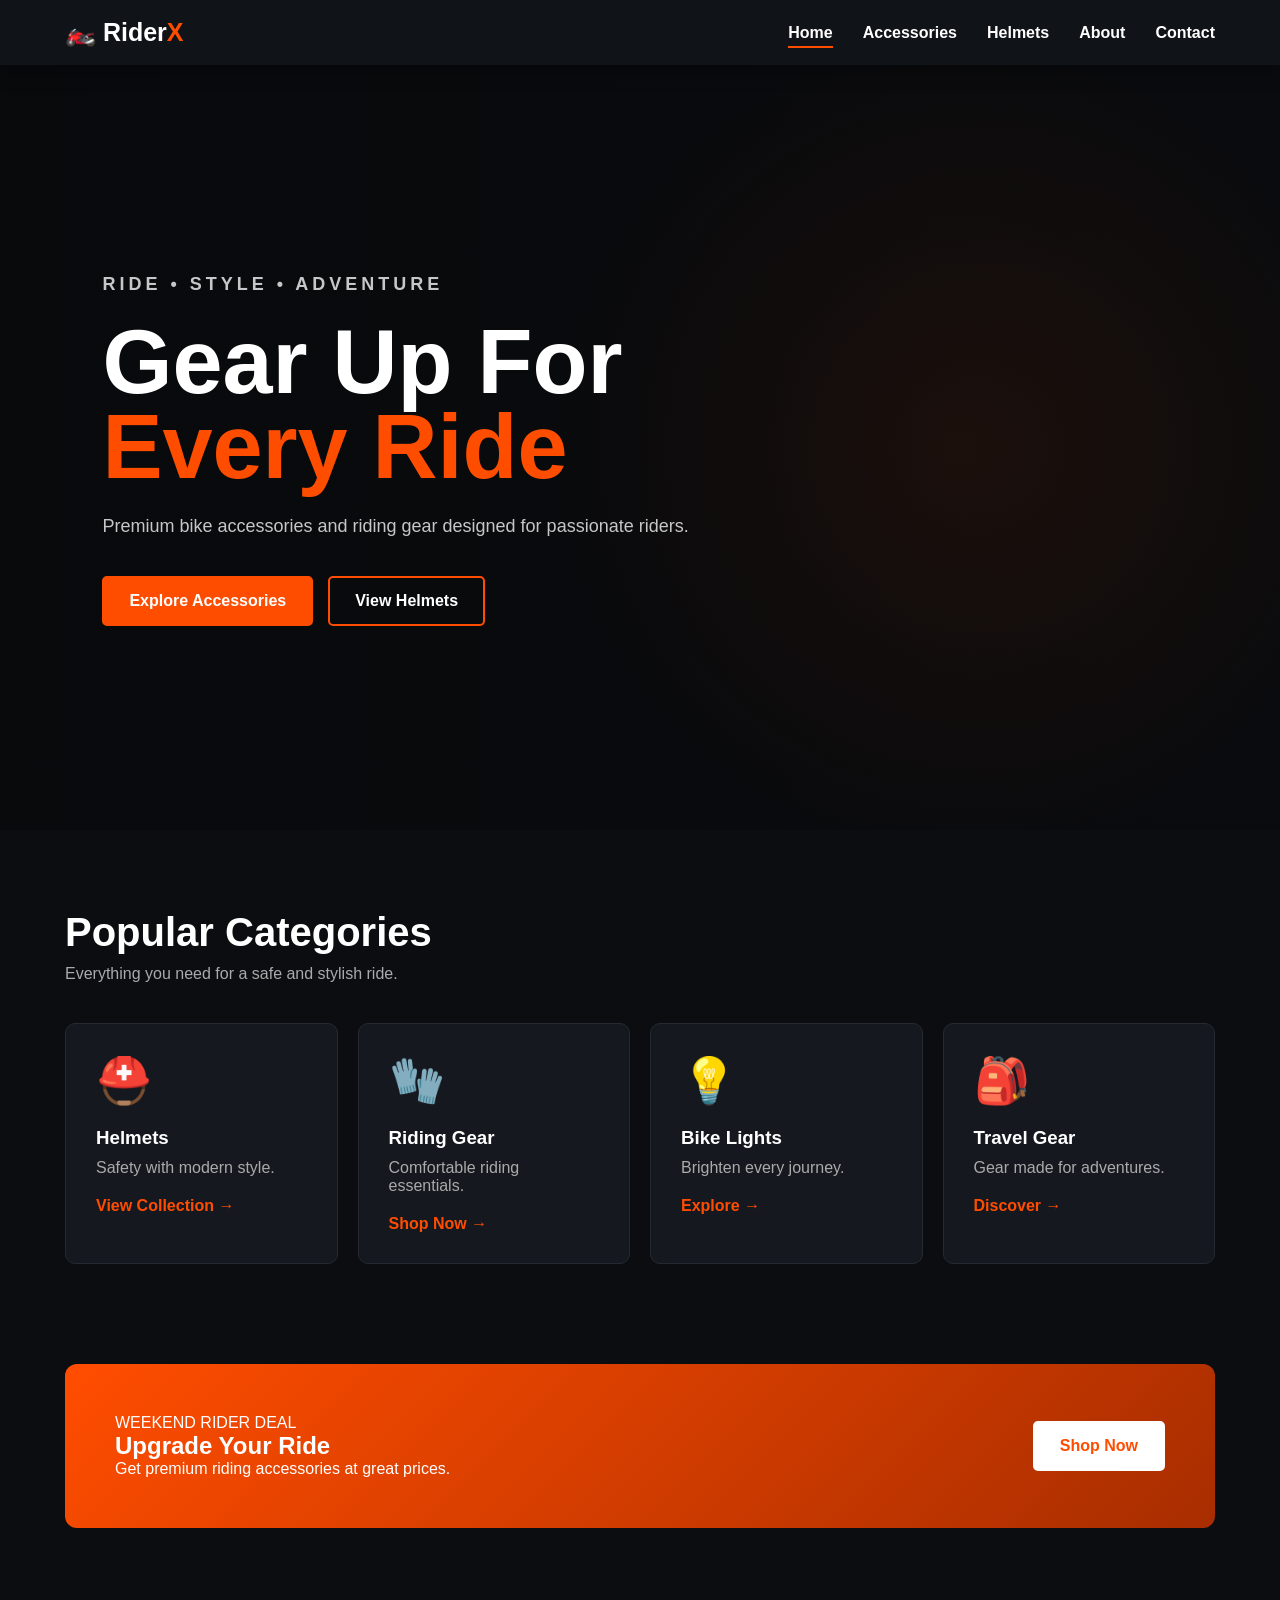
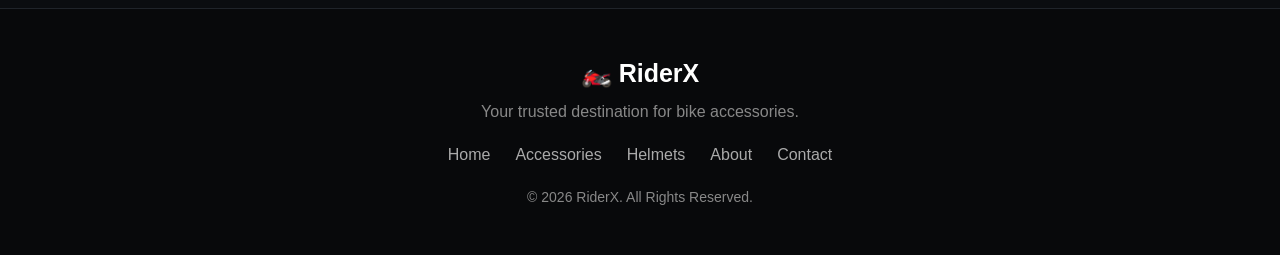
<file: index.html>
<!DOCTYPE html>
<html lang="en">
<head>
    <meta charset="UTF-8">
    <meta name="viewport" content="width=device-width, initial-scale=1.0">
    <title>RiderX - Bike Accessories</title>
    <link rel="stylesheet" href="css.css">
</head>

<body>

<header>
    <nav class="navbar">

        <div class="logo">
            🏍️ Rider<span>X</span>
        </div>

        <button class="menu-toggle" onclick="toggleMenu()">☰</button>

        <ul class="nav-links" id="navLinks">
            <li><a class="active" href="index.html">Home</a></li>
            <li><a href="accessories.html">Accessories</a></li>
            <li><a href="helmets.html">Helmets</a></li>
            <li><a href="about.html">About</a></li>
            <li><a href="contact.html">Contact</a></li>
        </ul>

    </nav>
</header>


<section class="hero">

    <div class="hero-content">

        <p class="small-title">RIDE • STYLE • ADVENTURE</p>

        <h1>
            Gear Up For<br>
            <span>Every Ride</span>
        </h1>

        <p>
            Premium bike accessories and riding gear
            designed for passionate riders.
        </p>

        <div class="hero-buttons">
            <a href="accessories.html" class="btn">Explore Accessories</a>
            <a href="helmets.html" class="btn btn-outline">View Helmets</a>
        </div>

    </div>

</section>


<section class="section">

    <h2>Popular Categories</h2>

    <p class="section-text">
        Everything you need for a safe and stylish ride.
    </p>

    <div class="category-grid">

        <div class="category-card">
            <div class="category-icon">⛑️</div>
            <h3>Helmets</h3>
            <p>Safety with modern style.</p>
            <a href="helmets.html">View Collection →</a>
        </div>

        <div class="category-card">
            <div class="category-icon">🧤</div>
            <h3>Riding Gear</h3>
            <p>Comfortable riding essentials.</p>
            <a href="accessories.html">Shop Now →</a>
        </div>

        <div class="category-card">
            <div class="category-icon">💡</div>
            <h3>Bike Lights</h3>
            <p>Brighten every journey.</p>
            <a href="accessories.html">Explore →</a>
        </div>

        <div class="category-card">
            <div class="category-icon">🎒</div>
            <h3>Travel Gear</h3>
            <p>Gear made for adventures.</p>
            <a href="accessories.html">Discover →</a>
        </div>

    </div>

</section>


<section class="promo">

    <div>
        <p>WEEKEND RIDER DEAL</p>
        <h2>Upgrade Your Ride</h2>
        <p>Get premium riding accessories at great prices.</p>
    </div>

    <a href="accessories.html" class="btn">Shop Now</a>

</section>


<footer>

    <div class="footer-logo">🏍️ RiderX</div>

    <p>
        Your trusted destination for bike accessories.
    </p>

    <div class="footer-links">
        <a href="index.html">Home</a>
        <a href="accessories.html">Accessories</a>
        <a href="helmets.html">Helmets</a>
        <a href="about.html">About</a>
        <a href="contact.html">Contact</a>
    </div>

    <p class="copyright">
        © 2026 RiderX. All Rights Reserved.
    </p>

</footer>

<script src="js.js"></script>

</body>
</html>
</file>
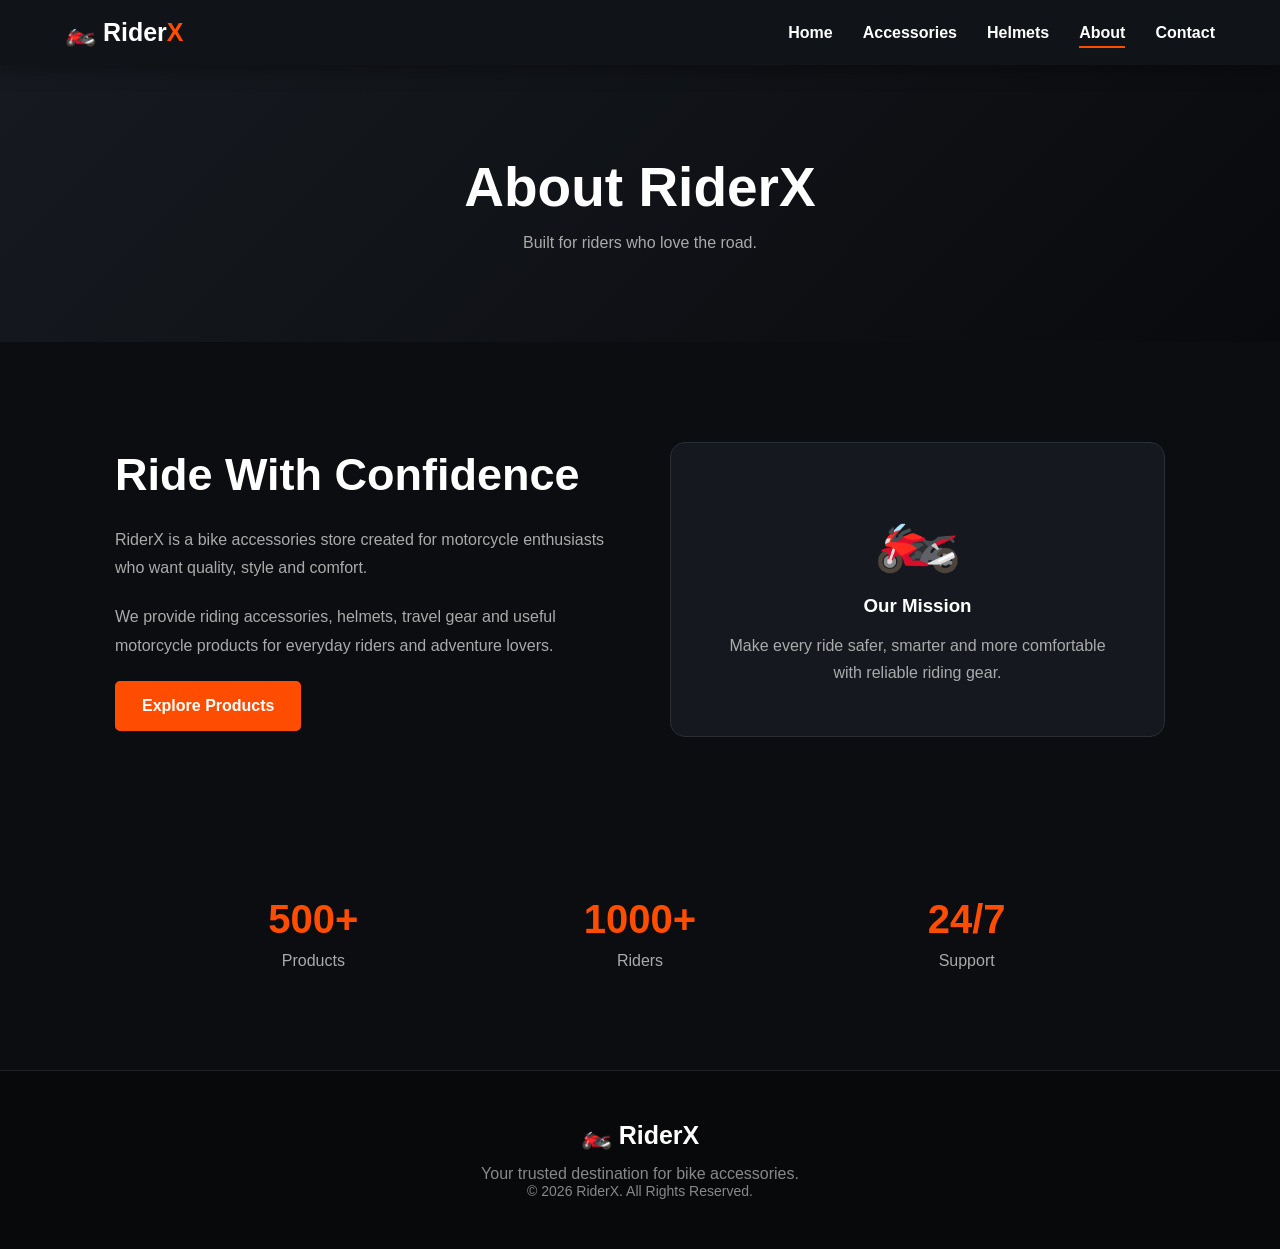
<file: about.html>
<!DOCTYPE html>
<html lang="en">

<head>

<meta charset="UTF-8">

<meta name="viewport"
content="width=device-width, initial-scale=1.0">

<title>RiderX - About</title>

<link rel="stylesheet"
href="css.css">

</head>


<body>

<header>

<nav class="navbar">

<div class="logo">
🏍️ Rider<span>X</span>
</div>

<button class="menu-toggle"
onclick="toggleMenu()">☰</button>

<ul class="nav-links" id="navLinks">

<li>
<a href="index.html">
Home
</a>
</li>

<li>
<a href="accessories.html">
Accessories
</a>
</li>

<li>
<a href="helmets.html">
Helmets
</a>
</li>

<li>
<a class="active"
href="about.html">
About
</a>
</li>

<li>
<a href="contact.html">
Contact
</a>
</li>

</ul>

</nav>

</header>


<section class="page-header">

<h1>About RiderX</h1>

<p>
Built for riders who love the road.
</p>

</section>


<section class="about-section">

<div class="about-content">

<h2>Ride With Confidence</h2>

<p>
RiderX is a bike accessories store created
for motorcycle enthusiasts who want quality,
style and comfort.
</p>

<p>
We provide riding accessories, helmets,
travel gear and useful motorcycle products
for everyday riders and adventure lovers.
</p>

<a href="accessories.html"
class="btn">
Explore Products
</a>

</div>


<div class="about-box">

<div class="about-icon">
🏍️
</div>

<h3>Our Mission</h3>

<p>
Make every ride safer, smarter and more
comfortable with reliable riding gear.
</p>

</div>

</section>


<section class="stats">

<div>
<h2>500+</h2>
<p>Products</p>
</div>

<div>
<h2>1000+</h2>
<p>Riders</p>
</div>

<div>
<h2>24/7</h2>
<p>Support</p>
</div>

</section>


<footer>

<div class="footer-logo">
🏍️ RiderX
</div>

<p>
Your trusted destination for bike accessories.
</p>

<p class="copyright">
© 2026 RiderX. All Rights Reserved.
</p>

</footer>


<script src="js.js"></script>

</body>

</html>
</file>
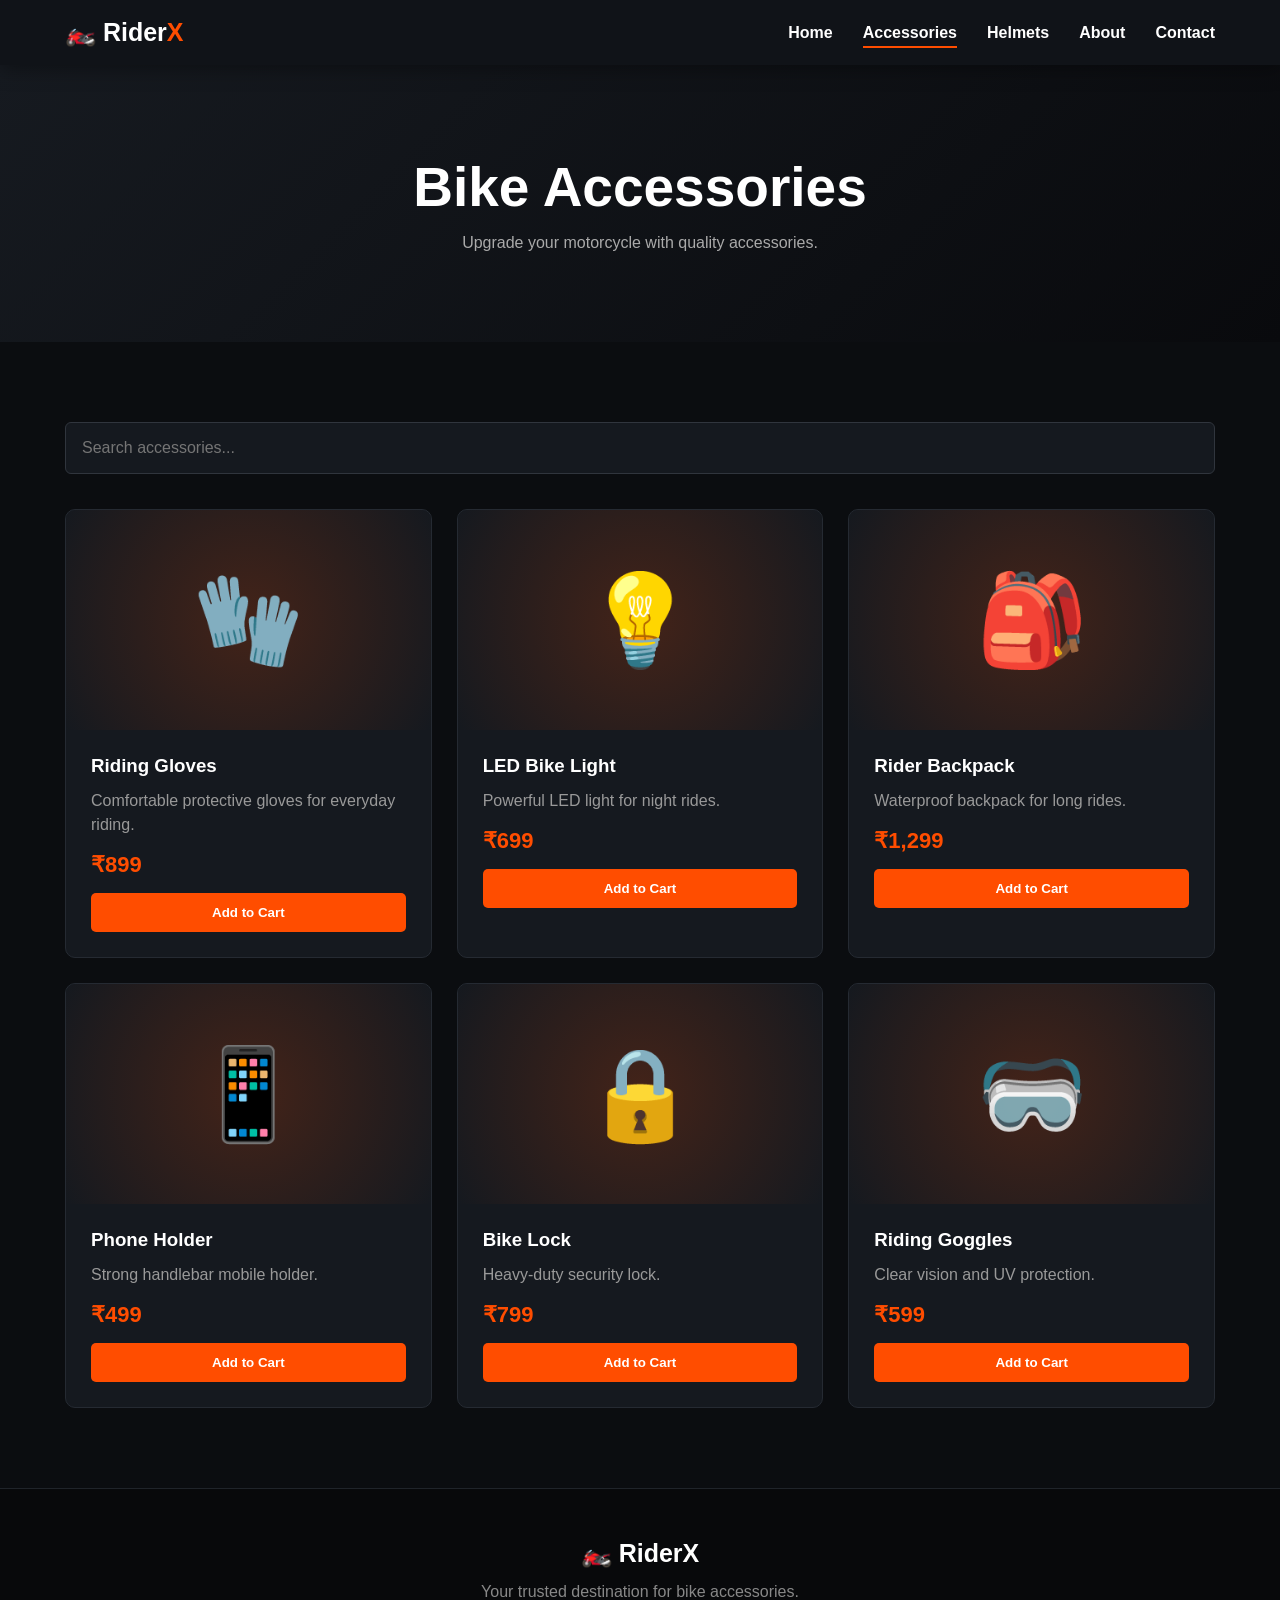
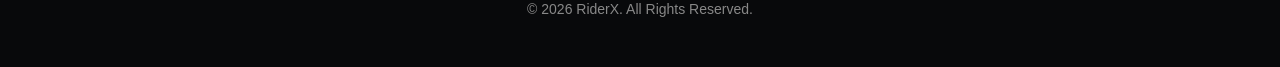
<file: accessories.html>
<!DOCTYPE html>
<html lang="en">
<head>

    <meta charset="UTF-8">

    <meta name="viewport"
          content="width=device-width, initial-scale=1.0">

    <title>RiderX - Accessories</title>

    <link rel="stylesheet" href="css.css">

</head>

<body>

<header>

<nav class="navbar">

    <div class="logo">
        🏍️ Rider<span>X</span>
    </div>

    <button class="menu-toggle" onclick="toggleMenu()">☰</button>

    <ul class="nav-links" id="navLinks">

        <li><a href="index.html">Home</a></li>

        <li>
            <a class="active" href="accessories.html">
                Accessories
            </a>
        </li>

        <li>
            <a href="helmets.html">
                Helmets
            </a>
        </li>

        <li>
            <a href="about.html">
                About
            </a>
        </li>

        <li>
            <a href="contact.html">
                Contact
            </a>
        </li>

    </ul>

</nav>

</header>


<section class="page-header">

    <h1>Bike Accessories</h1>

    <p>
        Upgrade your motorcycle with quality accessories.
    </p>

</section>


<section class="section">

<div class="search-box">

    <input
        type="text"
        id="searchInput"
        placeholder="Search accessories..."
        onkeyup="searchProducts()"
    >

</div>


<div class="product-grid" id="productGrid">


<div class="product-card">

    <div class="product-image">
        🧤
    </div>

    <div class="product-info">

        <h3>Riding Gloves</h3>

        <p>
            Comfortable protective gloves
            for everyday riding.
        </p>

        <div class="price">₹899</div>

        <button
            class="buy-btn"
            onclick="addCart('Riding Gloves')">
            Add to Cart
        </button>

    </div>

</div>


<div class="product-card">

    <div class="product-image">
        💡
    </div>

    <div class="product-info">

        <h3>LED Bike Light</h3>

        <p>
            Powerful LED light for night rides.
        </p>

        <div class="price">₹699</div>

        <button
            class="buy-btn"
            onclick="addCart('LED Bike Light')">
            Add to Cart
        </button>

    </div>

</div>


<div class="product-card">

    <div class="product-image">
        🎒
    </div>

    <div class="product-info">

        <h3>Rider Backpack</h3>

        <p>
            Waterproof backpack for long rides.
        </p>

        <div class="price">₹1,299</div>

        <button
            class="buy-btn"
            onclick="addCart('Rider Backpack')">
            Add to Cart
        </button>

    </div>

</div>


<div class="product-card">

    <div class="product-image">
        📱
    </div>

    <div class="product-info">

        <h3>Phone Holder</h3>

        <p>
            Strong handlebar mobile holder.
        </p>

        <div class="price">₹499</div>

        <button
            class="buy-btn"
            onclick="addCart('Phone Holder')">
            Add to Cart
        </button>

    </div>

</div>


<div class="product-card">

    <div class="product-image">
        🔒
    </div>

    <div class="product-info">

        <h3>Bike Lock</h3>

        <p>
            Heavy-duty security lock.
        </p>

        <div class="price">₹799</div>

        <button
            class="buy-btn"
            onclick="addCart('Bike Lock')">
            Add to Cart
        </button>

    </div>

</div>


<div class="product-card">

    <div class="product-image">
        🥽
    </div>

    <div class="product-info">

        <h3>Riding Goggles</h3>

        <p>
            Clear vision and UV protection.
        </p>

        <div class="price">₹599</div>

        <button
            class="buy-btn"
            onclick="addCart('Riding Goggles')">
            Add to Cart
        </button>

    </div>

</div>


</div>

</section>


<footer>

    <div class="footer-logo">
        🏍️ RiderX
    </div>

    <p>
        Your trusted destination for bike accessories.
    </p>

    <p class="copyright">
        © 2026 RiderX. All Rights Reserved.
    </p>

</footer>


<script src="js.js"></script>

</body>
</html>
</file>
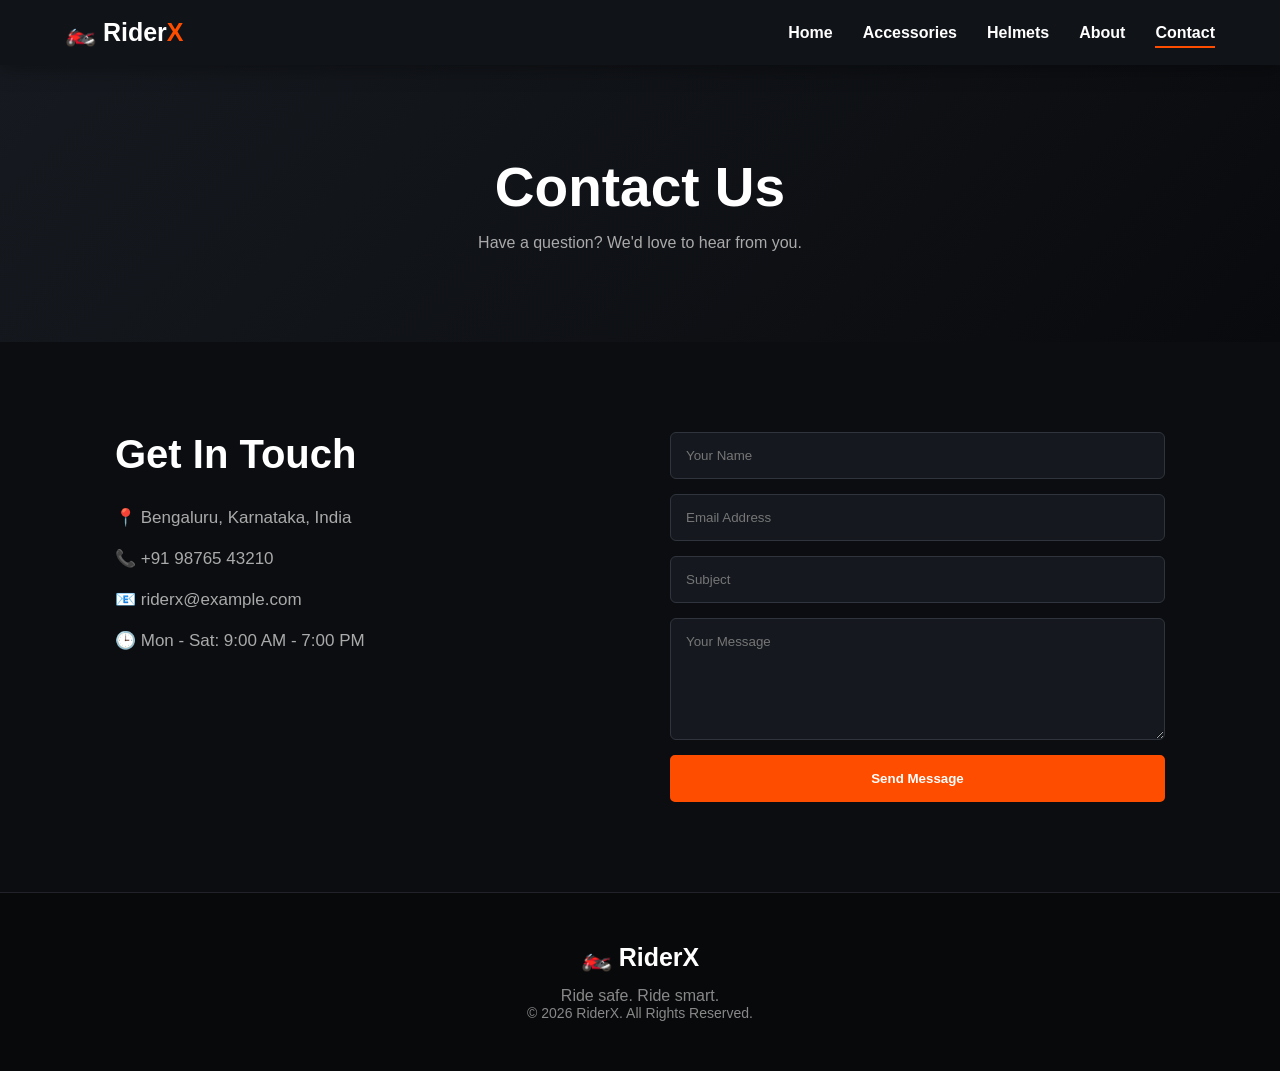
<file: contact.html>
<!DOCTYPE html>
<html lang="en">

<head>

<meta charset="UTF-8">

<meta name="viewport"
content="width=device-width, initial-scale=1.0">

<title>RiderX - Contact</title>

<link rel="stylesheet"
href="css.css">

</head>


<body>

<header>

<nav class="navbar">

<div class="logo">
🏍️ Rider<span>X</span>
</div>

<button class="menu-toggle"
onclick="toggleMenu()">☰</button>

<ul class="nav-links" id="navLinks">

<li>
<a href="index.html">
Home
</a>
</li>

<li>
<a href="accessories.html">
Accessories
</a>
</li>

<li>
<a href="helmets.html">
Helmets
</a>
</li>

<li>
<a href="about.html">
About
</a>
</li>

<li>
<a class="active"
href="contact.html">
Contact
</a>
</li>

</ul>

</nav>

</header>


<section class="page-header">

<h1>Contact Us</h1>

<p>
Have a question? We'd love to hear from you.
</p>

</section>


<section class="contact-section">


<div class="contact-info">

<h2>Get In Touch</h2>

<p>
📍 Bengaluru, Karnataka, India
</p>

<p>
📞 +91 98765 43210
</p>

<p>
📧 riderx@example.com
</p>

<p>
🕒 Mon - Sat: 9:00 AM - 7:00 PM
</p>

</div>


<form
class="contact-form"
onsubmit="sendMessage(event)">

<input
type="text"
placeholder="Your Name"
required>

<input
type="email"
placeholder="Email Address"
required>

<input
type="text"
placeholder="Subject"
required>

<textarea
placeholder="Your Message"
rows="6"
required></textarea>

<button
type="submit"
class="btn">
Send Message
</button>

</form>


</section>


<footer>

<div class="footer-logo">
🏍️ RiderX
</div>

<p>
Ride safe. Ride smart.
</p>

<p class="copyright">
© 2026 RiderX. All Rights Reserved.
</p>

</footer>


<script src="js.js"></script>

</body>

</html>
</file>
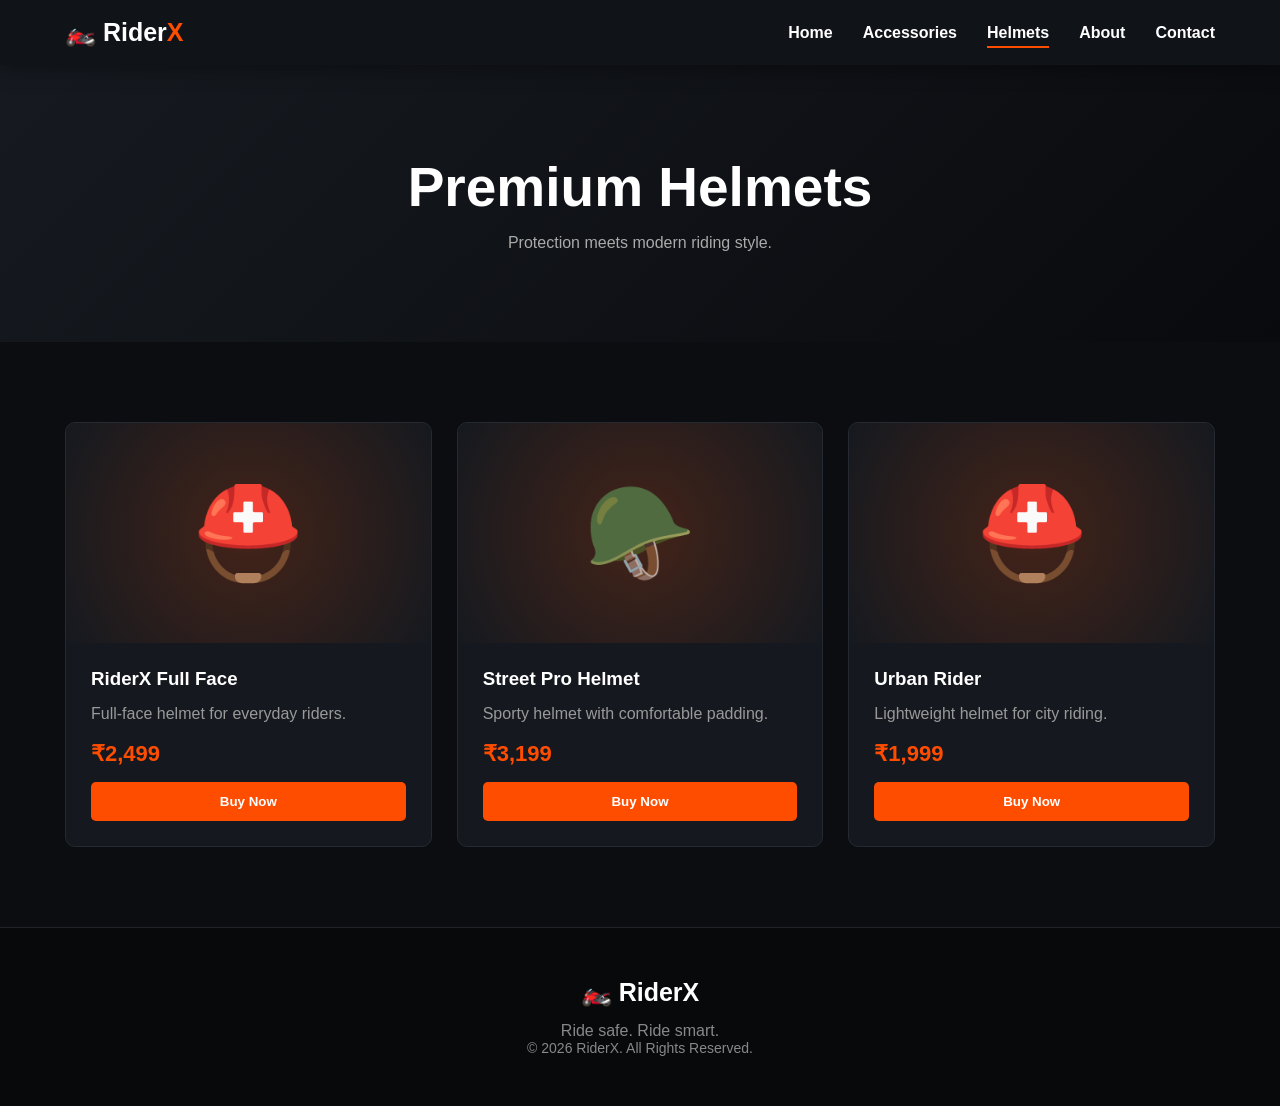
<file: helmets.html>
<!DOCTYPE html>
<html lang="en">

<head>

<meta charset="UTF-8">

<meta name="viewport"
content="width=device-width, initial-scale=1.0">

<title>RiderX - Helmets</title>

<link rel="stylesheet"
href="css.css">

</head>


<body>

<header>

<nav class="navbar">

<div class="logo">
🏍️ Rider<span>X</span>
</div>

<button class="menu-toggle"
onclick="toggleMenu()">☰</button>

<ul class="nav-links" id="navLinks">

<li>
<a href="index.html">
Home
</a>
</li>

<li>
<a href="accessories.html">
Accessories
</a>
</li>

<li>
<a class="active"
href="helmets.html">
Helmets
</a>
</li>

<li>
<a href="about.html">
About
</a>
</li>

<li>
<a href="contact.html">
Contact
</a>
</li>

</ul>

</nav>

</header>


<section class="page-header">

<h1>Premium Helmets</h1>

<p>
Protection meets modern riding style.
</p>

</section>


<section class="section">

<div class="product-grid">


<div class="product-card">

<div class="product-image helmet">
⛑️
</div>

<div class="product-info">

<h3>RiderX Full Face</h3>

<p>
Full-face helmet for everyday riders.
</p>

<div class="price">
₹2,499
</div>

<button
class="buy-btn"
onclick="addCart('RiderX Full Face')">
Buy Now
</button>

</div>

</div>


<div class="product-card">

<div class="product-image helmet">
🪖
</div>

<div class="product-info">

<h3>Street Pro Helmet</h3>

<p>
Sporty helmet with comfortable padding.
</p>

<div class="price">
₹3,199
</div>

<button
class="buy-btn"
onclick="addCart('Street Pro Helmet')">
Buy Now
</button>

</div>

</div>


<div class="product-card">

<div class="product-image helmet">
⛑️
</div>

<div class="product-info">

<h3>Urban Rider</h3>

<p>
Lightweight helmet for city riding.
</p>

<div class="price">
₹1,999
</div>

<button
class="buy-btn"
onclick="addCart('Urban Rider')">
Buy Now
</button>

</div>

</div>


</div>

</section>


<footer>

<div class="footer-logo">
🏍️ RiderX
</div>

<p>
Ride safe. Ride smart.
</p>

<p class="copyright">
© 2026 RiderX. All Rights Reserved.
</p>

</footer>


<script src="js.js"></script>

</body>

</html>
</file>
<file: css.css>
* {
    margin: 0;
    padding: 0;
    box-sizing: border-box;
}

html {
    scroll-behavior: smooth;
}

body {
    font-family: Arial, Helvetica, sans-serif;
    background: #0b0d10;
    color: white;
}


/* ================= NAVBAR ================= */

header {
    background: #101318;
    position: sticky;
    top: 0;
    z-index: 1000;
    box-shadow: 0 3px 20px rgba(0,0,0,.4);
}

.navbar {
    max-width: 1200px;
    margin: auto;
    padding: 18px 25px;

    display: flex;
    align-items: center;
    justify-content: space-between;
}

.logo {
    font-size: 25px;
    font-weight: bold;
}

.logo span {
    color: #ff4d00;
}

.nav-links {
    list-style: none;

    display: flex;
    gap: 30px;
}

.nav-links a {
    color: white;
    text-decoration: none;
    font-weight: bold;

    position: relative;
    transition: .3s;
}

.nav-links a::after {
    content: "";

    position: absolute;
    width: 0;
    height: 2px;

    background: #ff4d00;

    left: 0;
    bottom: -7px;

    transition: .3s;
}

.nav-links a:hover::after,
.nav-links a.active::after {
    width: 100%;
}

.nav-links a:hover {
    color: #ff4d00;
}

.menu-toggle {
    display: none;

    background: none;
    border: none;

    color: white;
    font-size: 28px;

    cursor: pointer;
}


/* ================= HERO ================= */

.hero {
    min-height: 85vh;

    display: flex;
    align-items: center;

    background:
    linear-gradient(
        90deg,
        #08090bd9,
        #08090b8c
    ),
    radial-gradient(
        circle at 75% 50%,
        #ff4d0033,
        transparent 40%
    );

    padding: 60px 8%;
}

.hero-content {
    max-width: 700px;

    animation: slideUp 1s ease;
}

.small-title {
    color: #ff4d00;
    letter-spacing: 4px;
    font-weight: bold;
}

.hero h1 {
    font-size: clamp(50px, 8vw, 90px);
    line-height: .95;
    margin: 20px 0;
}

.hero h1 span {
    color: #ff4d00;
}

.hero p {
    color: #c7c7c7;
    font-size: 18px;
    line-height: 1.7;
}


/* ================= BUTTONS ================= */

.hero-buttons {
    margin-top: 35px;

    display: flex;
    gap: 15px;
    flex-wrap: wrap;
}

.btn {
    display: inline-block;

    padding: 14px 25px;

    background: #ff4d00;
    color: white;

    border-radius: 5px;

    text-decoration: none;
    font-weight: bold;

    border: 2px solid #ff4d00;

    cursor: pointer;

    transition: .3s;
}

.btn:hover {
    transform: translateY(-5px) scale(1.03);
    box-shadow: 0 12px 30px #ff4d0044;
}

.btn-outline {
    background: transparent;
}


/* ================= SECTIONS ================= */

.section {
    max-width: 1200px;
    margin: auto;

    padding: 80px 25px;
}

.section h2 {
    font-size: 40px;
    margin-bottom: 10px;
}

.section-text {
    color: #aaa;
    margin-bottom: 40px;
}


/* ================= CATEGORIES ================= */

.category-grid {
    display: grid;

    grid-template-columns:
    repeat(4, 1fr);

    gap: 20px;
}

.category-card {
    background: #15191f;

    padding: 30px;

    border: 1px solid #242932;

    border-radius: 10px;

    transition: .4s;
}

.category-card:hover {
    transform: translateY(-10px);
    border-color: #ff4d00;
    box-shadow: 0 15px 35px #0008;
}

.category-icon {
    font-size: 45px;
    margin-bottom: 20px;
}

.category-card h3 {
    margin-bottom: 10px;
}

.category-card p {
    color: #aaa;
    margin-bottom: 20px;
}

.category-card a {
    color: #ff4d00;
    text-decoration: none;
    font-weight: bold;
}


/* ================= PROMO ================= */

.promo {
    margin: 20px auto 80px;

    max-width: 1150px;

    padding: 50px;

    border-radius: 12px;

    background:
    linear-gradient(
        135deg,
        #ff4d00,
        #a82d00
    );

    display: flex;
    align-items: center;
    justify-content: space-between;

    gap: 30px;
}

.promo .btn {
    background: white;
    color: #ff4d00;
    border-color: white;
}


/* ================= PAGE HEADER ================= */

.page-header {
    padding: 90px 20px;

    text-align: center;

    background:
    linear-gradient(
        135deg,
        #161a20,
        #090a0d
    );
}

.page-header h1 {
    font-size: 55px;
    margin-bottom: 15px;
}

.page-header p {
    color: #aaa;
}


/* ================= PRODUCTS ================= */

.product-grid {
    display: grid;

    grid-template-columns:
    repeat(3, 1fr);

    gap: 25px;
}

.product-card {
    background: #15191f;

    border-radius: 10px;

    overflow: hidden;

    border: 1px solid #252a32;

    transition: .4s;
}

.product-card:hover {
    transform: translateY(-8px);

    border-color: #ff4d00;

    box-shadow:
    0 15px 40px #0009;
}

.product-image {
    height: 220px;

    display: flex;
    align-items: center;
    justify-content: center;

    font-size: 90px;

    background:
    radial-gradient(
        circle,
        #ff4d0033,
        #15191f
    );
}

.product-info {
    padding: 25px;
}

.product-info p {
    color: #999;

    margin: 12px 0;
    line-height: 1.5;
}

.price {
    color: #ff4d00;

    font-size: 22px;
    font-weight: bold;

    margin: 15px 0;
}

.buy-btn {
    width: 100%;

    padding: 12px;

    background: #ff4d00;
    color: white;

    border: none;

    border-radius: 5px;

    font-weight: bold;

    cursor: pointer;

    transition: .3s;
}

.buy-btn:hover {
    background: #ff6424;
    transform: scale(1.03);
}


/* ================= SEARCH ================= */

.search-box {
    margin-bottom: 35px;
}

.search-box input {
    width: 100%;

    padding: 16px;

    background: #15191f;

    border: 1px solid #30353d;

    border-radius: 6px;

    color: white;

    outline: none;

    font-size: 16px;
}

.search-box input:focus {
    border-color: #ff4d00;
}


/* ================= ABOUT ================= */

.about-section {
    max-width: 1100px;

    margin: auto;

    padding: 100px 25px;

    display: grid;

    grid-template-columns:
    1fr 1fr;

    gap: 60px;

    align-items: center;
}

.about-content h2 {
    font-size: 45px;
    margin-bottom: 25px;
}

.about-content p {
    color: #aaa;
    line-height: 1.8;
    margin-bottom: 20px;
}

.about-box {
    padding: 50px;

    background: #15191f;

    border: 1px solid #292e37;

    border-radius: 15px;

    text-align: center;

    transition: .4s;
}

.about-box:hover {
    transform: rotate(-2deg) scale(1.03);
    border-color: #ff4d00;
}

.about-icon {
    font-size: 70px;
    margin-bottom: 20px;
}

.about-box p {
    color: #aaa;
    line-height: 1.7;
    margin-top: 15px;
}


/* ================= STATS ================= */

.stats {
    max-width: 1000px;

    margin: auto;

    padding: 60px 25px 100px;

    display: grid;

    grid-template-columns:
    repeat(3, 1fr);

    text-align: center;

    gap: 30px;
}

.stats h2 {
    font-size: 40px;
    color: #ff4d00;
}

.stats p {
    color: #aaa;
    margin-top: 10px;
}


/* ================= CONTACT ================= */

.contact-section {
    max-width: 1100px;

    margin: auto;

    padding: 90px 25px;

    display: grid;

    grid-template-columns:
    1fr 1fr;

    gap: 60px;
}

.contact-info h2 {
    font-size: 40px;
    margin-bottom: 30px;
}

.contact-info p {
    color: #aaa;

    margin: 20px 0;

    font-size: 17px;
}

.contact-form {
    display: flex;

    flex-direction: column;

    gap: 15px;
}

.contact-form input,
.contact-form textarea {
    width: 100%;

    padding: 15px;

    background: #15191f;

    border: 1px solid #30353d;

    color: white;

    border-radius: 6px;

    outline: none;

    font-family: inherit;
}

.contact-form input:focus,
.contact-form textarea:focus {
    border-color: #ff4d00;
}


/* ================= FOOTER ================= */

footer {
    background: #08090b;

    text-align: center;

    padding: 50px 20px;

    border-top: 1px solid #20242a;
}

.footer-logo {
    font-size: 25px;

    font-weight: bold;

    margin-bottom: 15px;
}

footer p {
    color: #888;
}

.footer-links {
    display: flex;

    justify-content: center;

    gap: 25px;

    margin: 25px 0;
}

.footer-links a {
    color: #aaa;
    text-decoration: none;
}

.footer-links a:hover {
    color: #ff4d00;
}

.copyright {
    font-size: 14px;
}


/* ================= ANIMATIONS ================= */

@keyframes slideUp {

    from {
        opacity: 0;
        transform: translateY(40px);
    }

    to {
        opacity: 1;
        transform: translateY(0);
    }

}

@keyframes pulse {

    0% {
        transform: scale(1);
    }

    50% {
        transform: scale(1.05);
    }

    100% {
        transform: scale(1);
    }

}


/* ================= MOBILE ================= */

@media(max-width: 800px) {

    .menu-toggle {
        display: block;
    }

    .nav-links {

        position: absolute;

        top: 70px;
        left: 0;

        width: 100%;

        background: #101318;

        flex-direction: column;

        text-align: center;

        padding: 20px;

        display: none;
    }

    .nav-links.show {
        display: flex;
    }

    .category-grid {
        grid-template-columns:
        repeat(2, 1fr);
    }

    .product-grid {
        grid-template-columns:
        1fr 1fr;
    }

    .about-section,
    .contact-section {
        grid-template-columns: 1fr;
    }

}


@media(max-width: 550px) {

    .category-grid,
    .product-grid,
    .stats {
        grid-template-columns: 1fr;
    }

    .hero h1 {
        font-size: 50px;
    }

    .page-header h1 {
        font-size: 40px;
    }

    .promo {
        margin: 20px;
        padding: 30px;

        flex-direction: column;
        align-items: flex-start;
    }

}
</file>
